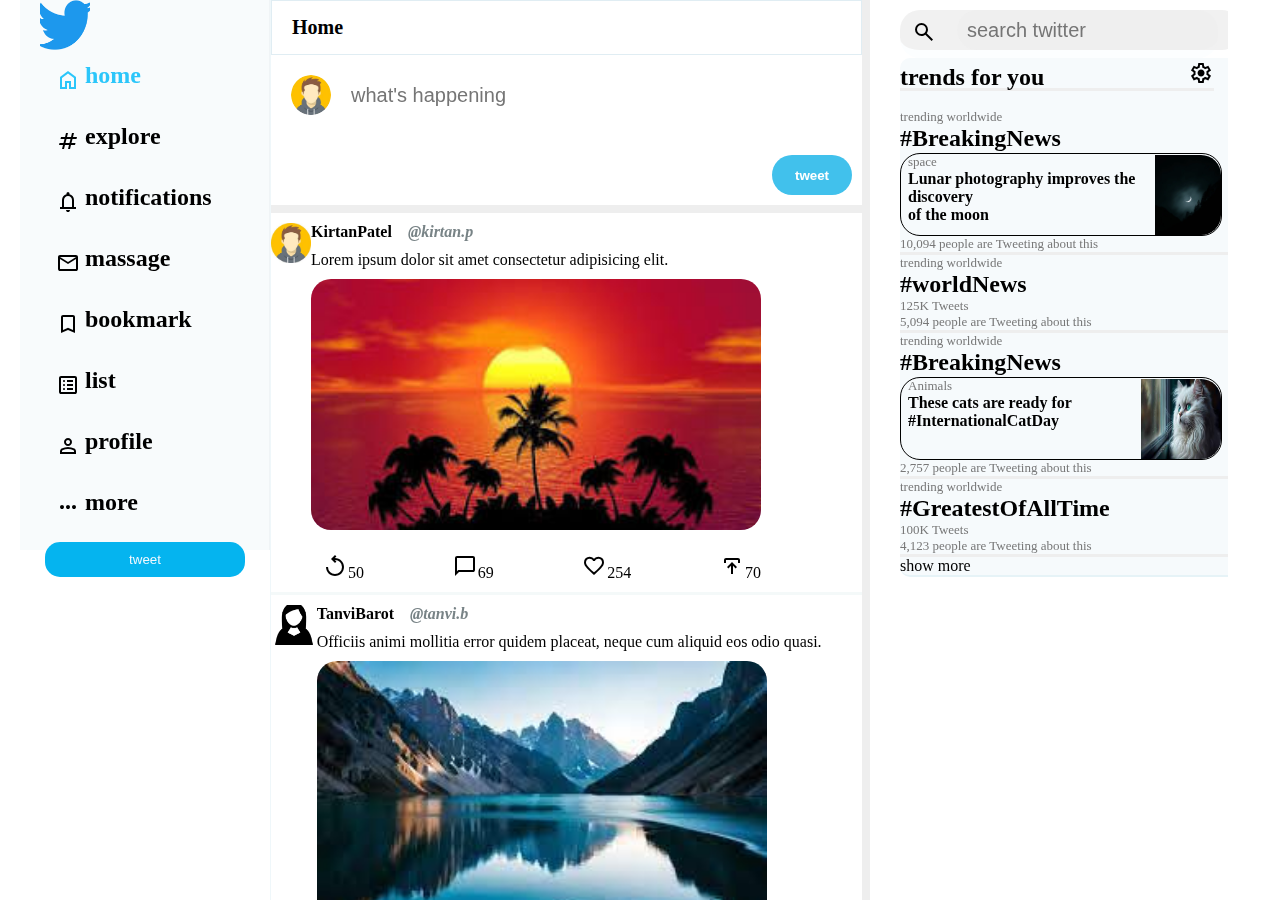
<file: WebDevelopment - Kirtan/Level 1/1.Landing Page/index.html>
<!DOCTYPE html>
<html lang="en">

<head>
    <meta charset="UTF-8">
    <meta name="viewport" content="width=device-width, initial-scale=1.0">
    <title>twitter</title>
    <link rel="stylesheet" href="https://cdnjs.cloudflare.com/ajax/libs/font-awesome/6.5.1/css/all.min.css"
        integrity="sha512-DTOQO9RWCH3ppGqcWaEA1BIZOC6xxalwEsw9c2QQeAIftl+Vegovlnee1c9QX4TctnWMn13TZye+giMm8e2LwA=="
        crossorigin="anonymous" referrerpolicy="no-referrer" />
    <link rel="stylesheet" href="style.css">
    <link href="https://fonts.googleapis.com/css2?family=Material+Symbols+Outlined" rel="stylesheet" />
</head>

<body>
    <div class="parent">
        <!--sidebar starts-->
        <nav>
            <div class="first">
                <img src="twitar.png" alt="" height="20" width="20" class="twitter">
                <div class="abc active">
                    <span class="material-symbols-outlined"> home</span>
                    <h3>home</h3>
                </div>
                <br>
                <div class="abc">
                    <span class="material-symbols-outlined">
                        tag
                    </span>
                    <h3>explore</h3>
                </div>
                <br>
                <div class="abc">
                    <span class="material-symbols-outlined">
                        notifications
                    </span>
                    <h3> notifications</h3>
                </div>
                <br>
                <div class="abc">
                    <span class="material-symbols-outlined">
                        mail
                    </span>
                    <h3>massage</h3>

                </div>
                <br>
                <div class="abc">
                    <span class="material-symbols-outlined">
                        bookmark
                    </span>
                    <h3>bookmark</h3>
                </div>
                <br>
                <div class="abc">
                    <span class="material-symbols-outlined">
                        list_alt
                    </span>
                    <h3>list</h3>
                </div>
                <br>
                <div class="abc">
                    <span class="material-symbols-outlined">
                        person
                    </span>
                    <h3>profile</h3>
                </div>
                <br>
                <div class="abc">
                    <span class="material-symbols-outlined">
                        more_horiz
                    </span>
                    <h3>more</h3>
                </div>
                <br>
                <button type="submit" value="tweet" class="bbb"> tweet</button>

            </div>
        </nav>
        <!--sidebar end-->
        <!--feed starts-->
        <div class="second">
            <div class="hedar">
                <h2>Home</h2>
            </div>
            <!--tweetbox starts-->
            <div class="tweetbox">
                <form>
                    <div class="aaa">
                        <img src="avtar2.jpg" alt="" class="avtar">

                        <input type="text" name="" id="" placeholder="what's happening">
                    </div>
                    <button class="tweetbox_tweetbutton">tweet</button>
                </form>
            </div>
            <!--tweetbox end-->
            <!--post 1 starts-->
            <div class="post">
                <div class="post_avatar">
                    <img src="avtar2.jpg" alt="">
                </div>
                <div class="post_body">
                    <div class="post_hedar">
                        <div class="post_hedar_text">
                            <h4>KirtanPatel
                                <span class="ggg">
                                    @kirtan.p
                                </span>
                            </h4>

                        </div>
                        <div class="post_hedar_dicp">
                            <p class="pppp">Lorem ipsum dolor sit amet consectetur adipisicing elit. </p>
                        </div>

                    </div>
                    <img src="nature.jpg" alt="" class="nature">
                    <div class="post_footar">
                        <div>
                            <span class="material-symbols-outlined">
                                replay
                            </span>50
                        </div>
                        <div>
                            <span class="material-symbols-outlined">
                                chat_bubble
                            </span>69
                        </div>
                        <div>
                            <span class="material-symbols-outlined">
                                favorite
                            </span>254
                        </div>
                        <div>
                            <span class="material-symbols-outlined">
                                publish
                            </span>70
                        </div>
                    </div>
                </div>
            </div>

            <!--post 1 end-->
            <!--post 2 starts-->
            <div class="post2">
                <div class="post_avatar2">
                    <img src="avtar.png" alt="">
                </div>
                <div class="post_body2">
                    <div class="post_hedar2">
                        <div class="post_hedar_text2">
                            <h4>TanviBarot
                                <span class="ggg">
                                    @tanvi.b
                                </span>
                            </h4>

                        </div>
                        <div class="post_hedar_dicp2">
                            <p class="pppp">Officiis animi mollitia error quidem placeat, neque cum aliquid eos odio
                                quasi.</p>
                        </div>

                    </div>
                    <img src="nature2.jpg" alt="" class="nature2">
                    <div class="post_footar2">
                        <div>
                            <span class="material-symbols-outlined">
                                replay
                            </span>79
                        </div>
                        <div>
                            <span class="material-symbols-outlined">
                                chat_bubble
                            </span>12
                        </div>
                        <div>
                            <span class="material-symbols-outlined">
                                favorite
                            </span>47
                        </div>
                        <div>
                            <span class="material-symbols-outlined">
                                publish
                            </span>67
                        </div>
                    </div>
                </div>
            </div>
        </div>
        <!--post 2 end-->
    </div>
    <!--feed end-->
    <!--massage start-->
    <div class="three">
        <div class="trends">
            <div class="trends_input">
                <span class="material-symbols-outlined">
                    search
                </span>
                <input type="search" name="" id="" placeholder="search twitter" class="gh">

            </div>

            <div class="main">
                <div class="ahs">
                    <div class="trends_trendscontainer">
                        <span class="material-symbols-outlined">
                            settings
                        </span>
                        <p class="class">
                        <h2>trends for you</h2>
                        </p>
                        <br>
                    </div>

                    <div class="ccccc">
                        <p class="ooo">trending worldwide</p>
                        <h2>#BreakingNews</h2>
                        <div class="ugjsxh">

                            <div class="mix">

                                <div class="content">
                                <p class="oo">space</p> 
                                <p class="ooo">
                                <h4 class="uuuu"><b>Lunar photography improves the discovery <br> of the moon</b></h4>
                                </p>
                            </div>
                                
                                <img src="moon.webp" alt="" height="60" width="60" class="moon">

                            </div>
                        </div>
                        <p class="ooo">10,094 people are Tweeting about this</p>
                    </div>
                    <div class="ccccc">
                        <p class="ooo">trending worldwide</p>
                        <h2>#worldNews</h2>
                        <p class="ooo">125K Tweets
                            <br>
                            5,094 people are Tweeting about this
                        </p>
                    </div>
                    <div class="ccccc">
                        <p class="ooo">trending worldwide</p>
                        <h2>#BreakingNews</h2>
                        <div class="ugjsxh">


                            <p class="ooo">
                           
                            <div class="mix">

                                <div class="content">
                                <p class="oo">Animals</p>
                                <h4 class="uuuu"><b>These cats are ready for<b> #InternationalCatDay</b>
                                    </b></h4>
                                </p>
                            </div>
                               
                                <img src="cat.jpg" alt="" height="60" width="60" class="moon">
                            </div>
                        </div>
                        <p class="ooo">2,757 people are Tweeting about this</p>
                    

                    </div>
                    <div class="ccccc">
                        <p class="ooo">trending worldwide</p>
                        <h2>#GreatestOfAllTime</h2>
                        <p class="ooo">100K Tweets
                            <br>
                            4,123 people are Tweeting about this
                        </p>
                    </div>
                    <div>
                        show more
                    </div>
                </div>
            </div>
        </div>


    </div>
    <!--massage end-->

</body>

</html>
</file>
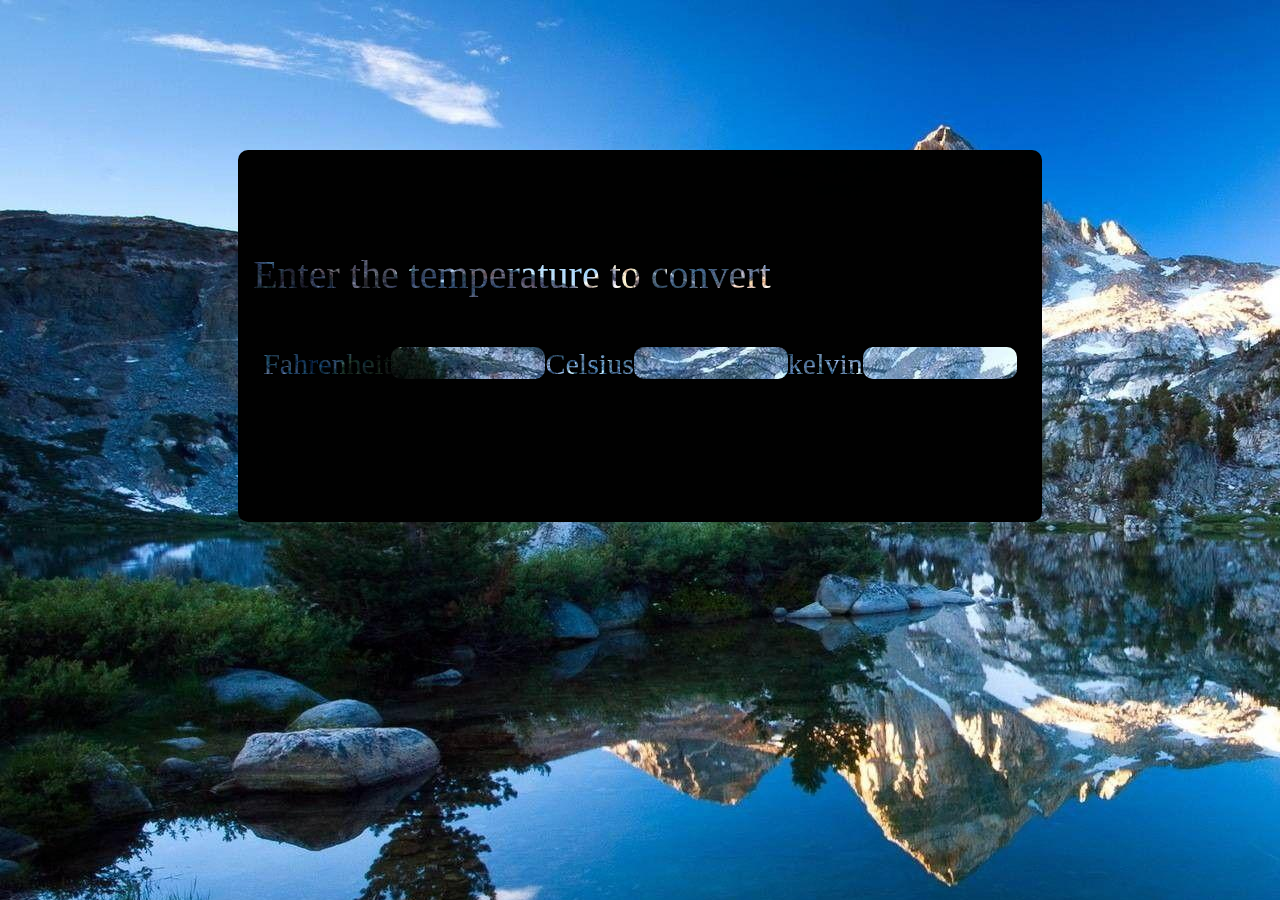
<file: WebDevelopment - Kirtan/Level 1/3.Temp Converter/index.html>
<!DOCTYPE html>
<html lang="en">

<head>
    <meta charset="UTF-8">
    <meta name="viewport" content="width=device-width, initial-scale=1.0">
    <title>Temperature converter</title>
    <link rel="stylesheet" href="style.css">
    <link rel="stylesheet" href="app.js">
</head>

<body>
    <div class="main">
        <form id="calcTemp" onsubmit="calculateTemp(); return false">
            <label for="temp" class="temp1">Enter the temperature to convert</label>
            <br>
            <div class="option">
                <div class="col">
                    <label>Fahrenheit</label>
                      <input type="number" name="temp" id="fahrenheit">
                </div>
                <br><br>
                <div class="col">
                    <label>Celsius</label>
                      <input type="number" name="temp" id="celsius">
                </div>
                <br><br>
                <div class="col">
                    <label>kelvin</label>
                      <input type="number" name="temp" id="kelvin">
                </div>
            </div>
        </form>
 
    </div>

    <script src="app.js"></script>
</body>

</html>
</file>
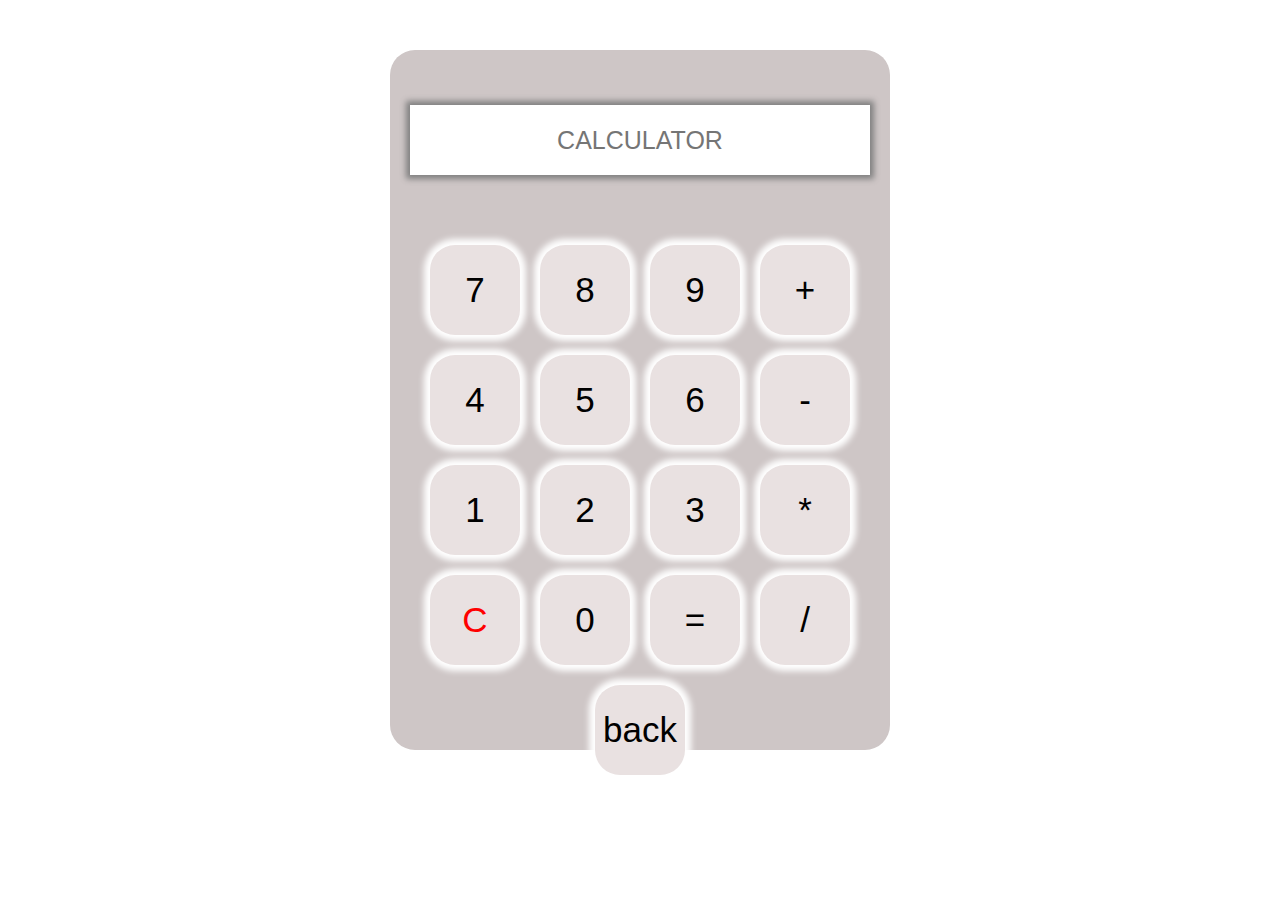
<file: WebDevelopment - Kirtan/Level 2/1.calculator/index.html>
<!DOCTYPE html>
<html lang="en">
<head>
    <meta charset="UTF-8">
    <meta name="viewport" content="width=device-width, initial-scale=1.0">
    <link rel="stylesheet" href="style.css">
    <title>Document</title>
</head>
<body>
    <div class="outer">

        <input type="text" class="inp"  id="inp" readonly placeholder="CALCULATOR" style="text-align: center;"/>

        <div class="butt">
            <div class="line line1">

                <div class="buttons seven" >7</div>
                <div class="buttons eight">8</div>
                <div class="buttons nine">9</div>
                <div class="buttons plus">+</div>

            </div>
            <div class="line line2">

                <div class="buttons four">4</div>
                <div class="buttons five">5</div>
                <div class="buttons six">6</div>
                <div class="buttons minus">-</div>

            
            </div>
            <div class="line line3">

                <div class="buttons one">1</div>
                <div class="buttons two">2</div>
                <div class="buttons three">3</div>
                <div class="buttons xxx" >*</div>

            </div>
            <div class="line line4">
                

                <div class="buttons clear">C</div>
                <div class="buttons zero">0</div>
                <div class="buttons equal">=</div>
                <div class="buttons divide">/</div>
                

            </div>

            <div class="line">
                
                <div class="buttons divide">back</div>
            </div>
        </div>
    </div>
   
</body>
<script src="script.js"></script>
</html>
</file>
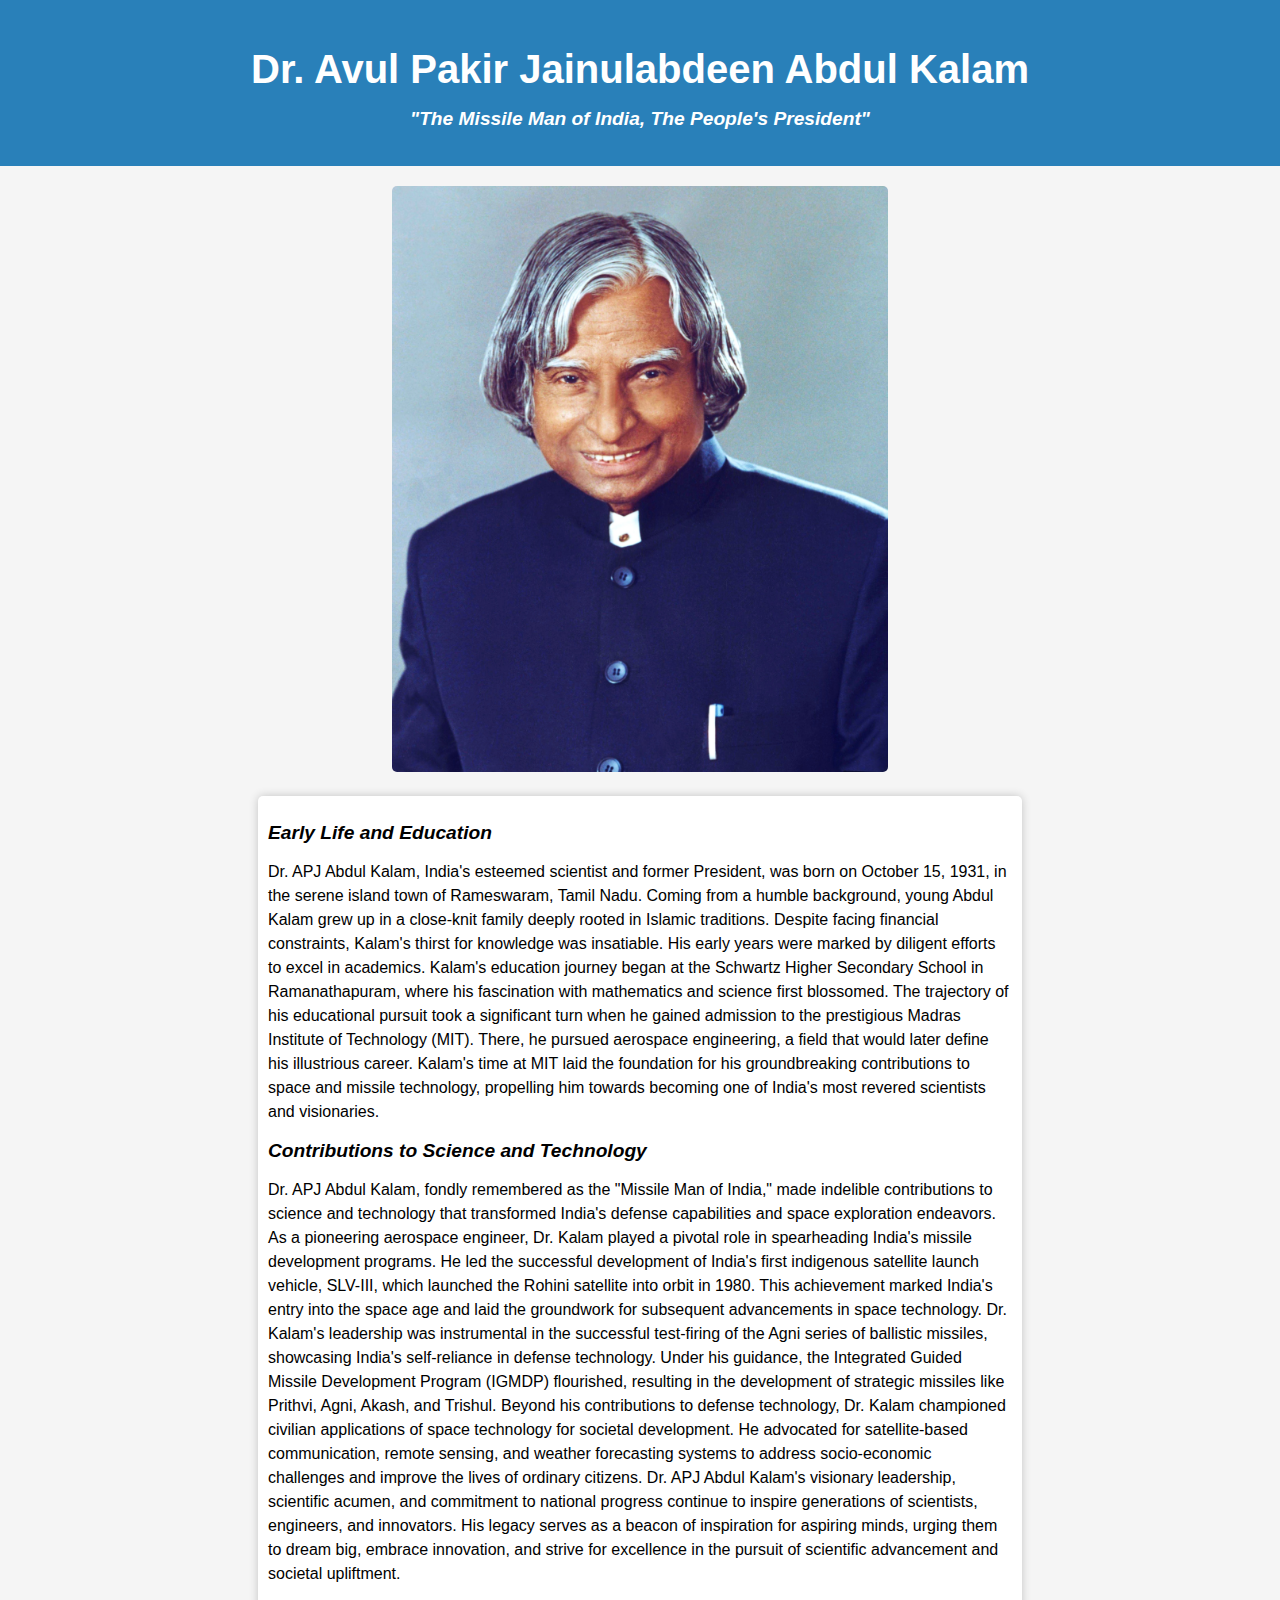
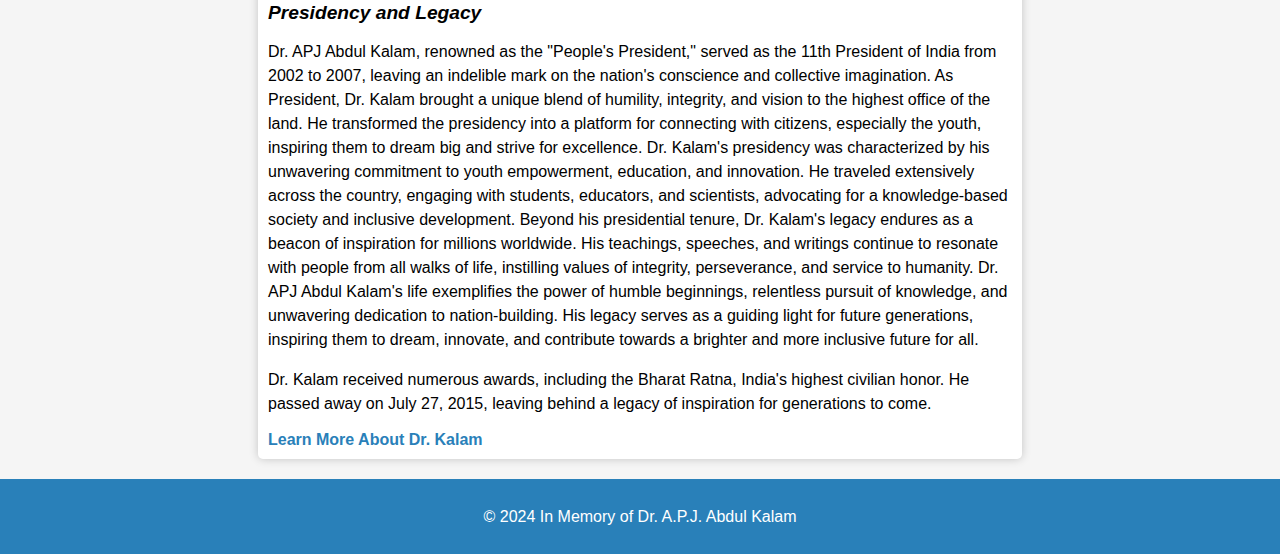
<file: WebDevelopment - Kirtan/Level 2/2.tribute/index.html>
<!DOCTYPE html>
<html lang="en">

<head>
    <meta charset="UTF-8">
    <meta name="viewport" content="width=device-width, initial-scale=1.0">
    <title>The Missile Man of India: Dr. A.P.J. Abdul Kalam</title>
    <link rel="stylesheet" href="style.css">
</head>

<body>
    <header>
        <h1>Dr. Avul Pakir Jainulabdeen Abdul Kalam</h1>
        <h2>"The Missile Man of India, The People's President"</h2>
    </header>
    <main>
        <section class="image-container">
            <img src="A._P._J._Abdul_Kalam.jpg" alt="Portrait of Dr. A.P.J. Abdul Kalam">
        </section>
        <section class="content-container">
            <h2>Early Life and Education</h2>
            <p>Dr. APJ Abdul Kalam, India's esteemed scientist and former President, was born on October 15, 1931, in
                the serene island town of Rameswaram, Tamil Nadu. Coming from a humble background, young Abdul Kalam
                grew up in a close-knit family deeply rooted in Islamic traditions.

                Despite facing financial constraints, Kalam's thirst for knowledge was insatiable. His early years were
                marked by diligent efforts to excel in academics. Kalam's education journey began at the Schwartz Higher
                Secondary School in Ramanathapuram, where his fascination with mathematics and science first blossomed.

                The trajectory of his educational pursuit took a significant turn when he gained admission to the
                prestigious Madras Institute of Technology (MIT). There, he pursued aerospace engineering, a field that
                would later define his illustrious career. Kalam's time at MIT laid the foundation for his
                groundbreaking contributions to space and missile technology, propelling him towards becoming one of
                India's most revered scientists and visionaries.</p>
            <h2>Contributions to Science and Technology</h2>
            <p>Dr. APJ Abdul Kalam, fondly remembered as the "Missile Man of India," made indelible contributions to
                science and technology that transformed India's defense capabilities and space exploration endeavors.

                As a pioneering aerospace engineer, Dr. Kalam played a pivotal role in spearheading India's missile
                development programs. He led the successful development of India's first indigenous satellite launch
                vehicle, SLV-III, which launched the Rohini satellite into orbit in 1980. This achievement marked
                India's entry into the space age and laid the groundwork for subsequent advancements in space
                technology.

                Dr. Kalam's leadership was instrumental in the successful test-firing of the Agni series of ballistic
                missiles, showcasing India's self-reliance in defense technology. Under his guidance, the Integrated
                Guided Missile Development Program (IGMDP) flourished, resulting in the development of strategic
                missiles like Prithvi, Agni, Akash, and Trishul.

                Beyond his contributions to defense technology, Dr. Kalam championed civilian applications of space
                technology for societal development. He advocated for satellite-based communication, remote sensing, and
                weather forecasting systems to address socio-economic challenges and improve the lives of ordinary
                citizens.

                Dr. APJ Abdul Kalam's visionary leadership, scientific acumen, and commitment to national progress
                continue to inspire generations of scientists, engineers, and innovators. His legacy serves as a beacon
                of inspiration for aspiring minds, urging them to dream big, embrace innovation, and strive for
                excellence in the pursuit of scientific advancement and societal upliftment.

            </p>
            <h2>Presidency and Legacy</h2>
            <p>Dr. APJ Abdul Kalam, renowned as the "People's President," served as the 11th President of India from 2002 to 2007, leaving an indelible mark on the nation's conscience and collective imagination.

                As President, Dr. Kalam brought a unique blend of humility, integrity, and vision to the highest office of the land. He transformed the presidency into a platform for connecting with citizens, especially the youth, inspiring them to dream big and strive for excellence.
                
                Dr. Kalam's presidency was characterized by his unwavering commitment to youth empowerment, education, and innovation. He traveled extensively across the country, engaging with students, educators, and scientists, advocating for a knowledge-based society and inclusive development.
                
                Beyond his presidential tenure, Dr. Kalam's legacy endures as a beacon of inspiration for millions worldwide. His teachings, speeches, and writings continue to resonate with people from all walks of life, instilling values of integrity, perseverance, and service to humanity.
                
                Dr. APJ Abdul Kalam's life exemplifies the power of humble beginnings, relentless pursuit of knowledge, and unwavering dedication to nation-building. His legacy serves as a guiding light for future generations, inspiring them to dream, innovate, and contribute towards a brighter and more inclusive future for all.
                
                </p>
            <p>Dr. Kalam received numerous awards, including the Bharat Ratna, India's highest civilian honor. He passed
                away on July 27, 2015, leaving behind a legacy of inspiration for generations to come.</p>
            <a href="https://en.wikipedia.org/wiki/A._P._J._Abdul_Kalam" target="_blank">Learn More About Dr. Kalam</a>
        </section>
    </main>
    <footer>
        <p>&copy; 2024 In Memory of Dr. A.P.J. Abdul Kalam</p>
    </footer>
</body>

</html>
</file>
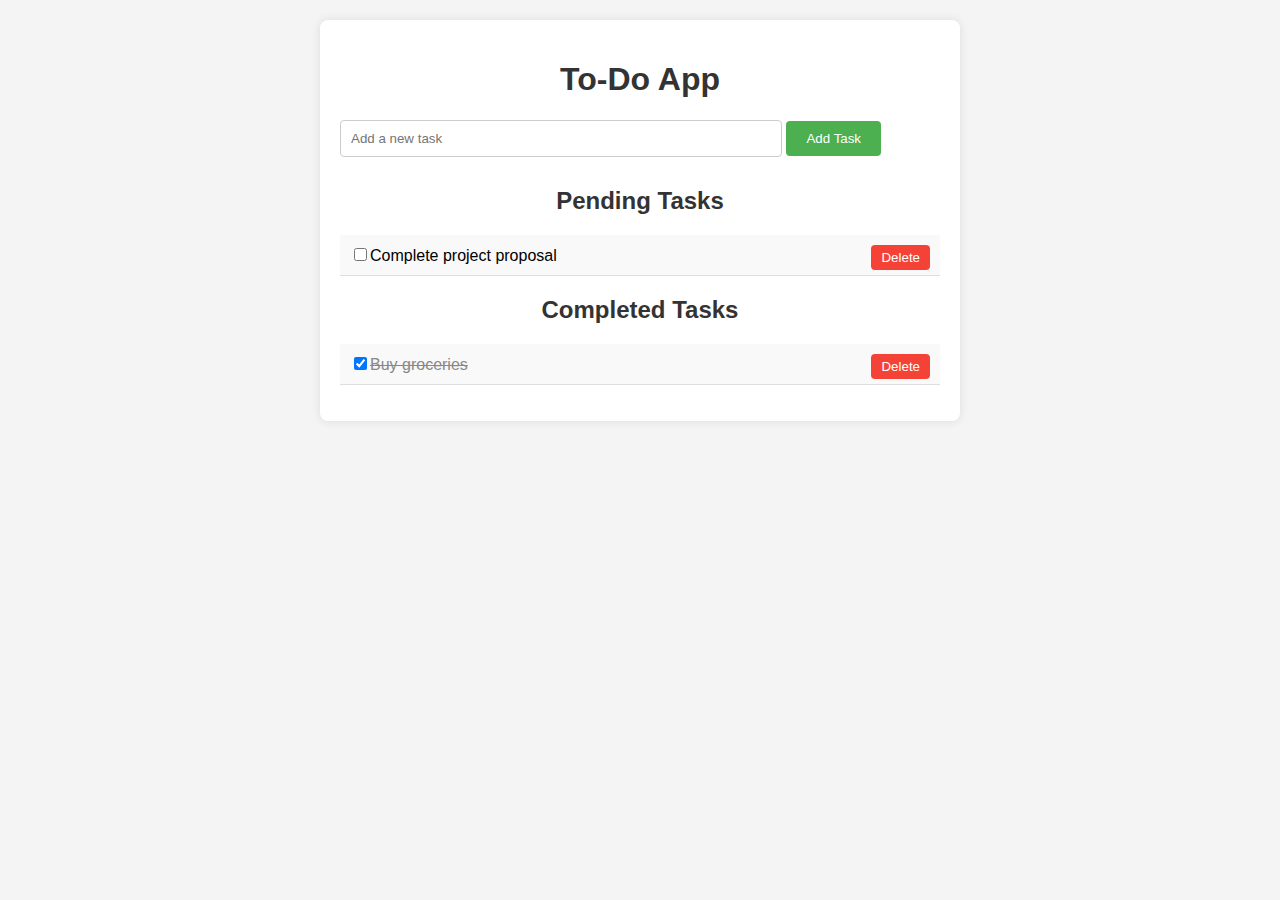
<file: WebDevelopment - Kirtan/Level 2/3.todo/index.html>
<!DOCTYPE html>
<html lang="en">
<head>
<meta charset="UTF-8">
<meta name="viewport" content="width=device-width, initial-scale=1.0">
<title>To-Do App</title>
<link rel="stylesheet" href="style.css">

</head>
<body>
<div class="container">
    <h1>To-Do App</h1>
    <input type="text" id="taskInput" placeholder="Add a new task">
    <button onclick="addTask()">Add Task</button>
    <h2>Pending Tasks</h2>
    <ul id="pendingTasks">
        <!-- Pending tasks will be dynamically added here -->
    </ul>
    <h2>Completed Tasks</h2>
    <ul id="completedTasks">
        <!-- Completed tasks will be dynamically added here -->
    </ul>
</div>
<script src="script.js"></script>

</body>
</html>
</file>
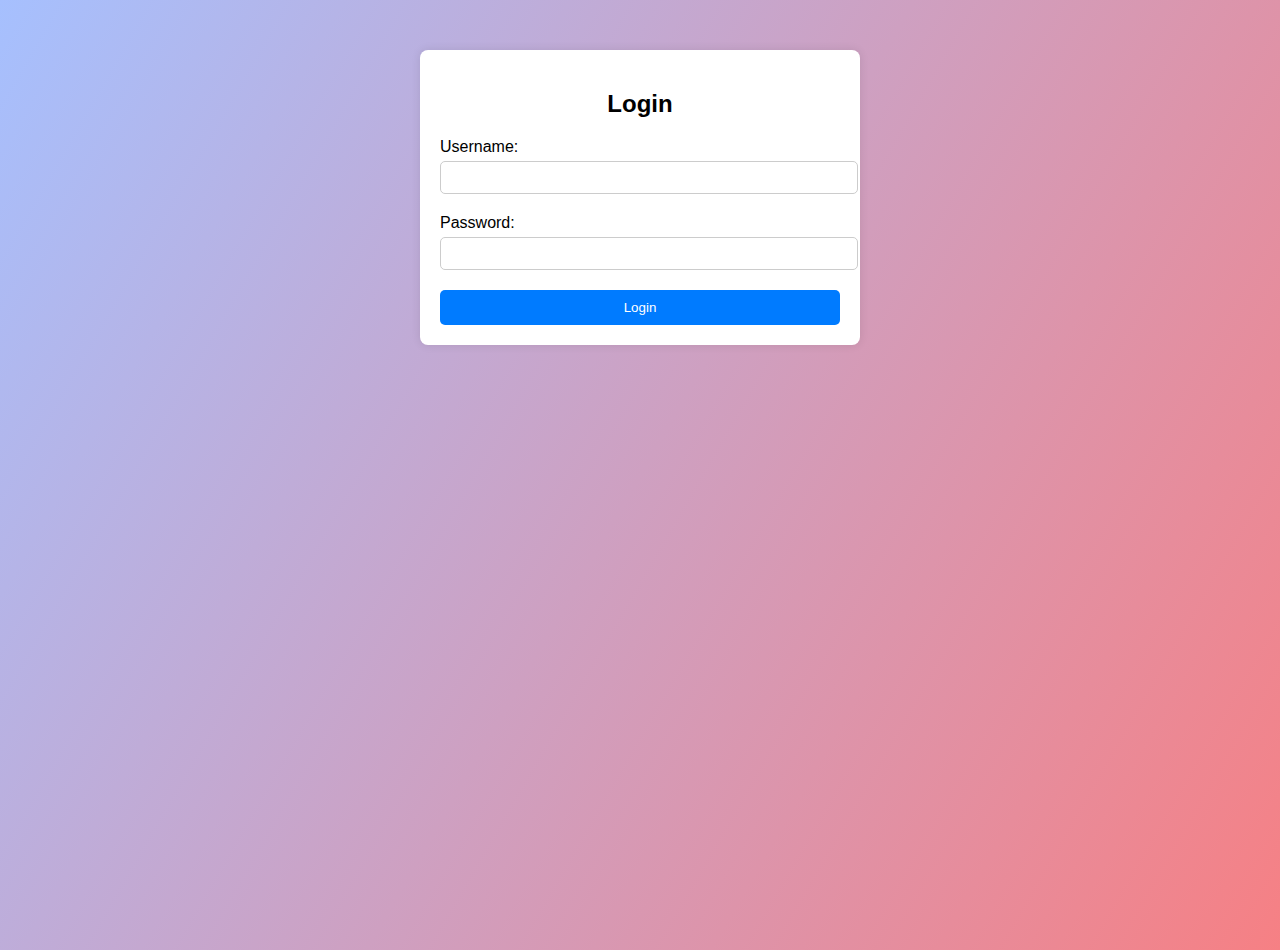
<file: WebDevelopment - Kirtan/Level 2/4.login/index.html>
<!DOCTYPE html>
<html lang="en">
<head>
    <meta charset="UTF-8">
    <meta name="viewport" content="width=device-width, initial-scale=1.0">
    <title>Login Authentication System</title>
    <link rel="stylesheet" href="style.css">
</head>
<body>
    <div class="container">
        <form id="loginForm">
            <h2>Login</h2>
            <div class="input-group">
                <label for="username">Username:</label>
                <input type="text" id="username" required>
            </div>
            <div class="input-group">
                <label for="password">Password:</label>
                <input type="password" id="password" required>
            </div>
            <button type="submit">Login</button>
        </form>
        <div id="securedPage" class="hidden">
            <h2>Secured Page</h2>
            <p>Welcome to the secured page!</p>
        </div>
    </div>

    <script src="script.js"></script>
</body>
</html>
</file>
<file: WebDevelopment - Kirtan/Level 1/1.Landing Page/style.css>
*{
    margin: 0;
    padding: 0;
    box-sizing: border-box;
}
body{
    display: flex;
    height: 100vh;
    max-width: 1300px;
    margin-left:auto;
    margin-right: auto;
    padding: 0 20px;
}
.twitter{

    mix-blend-mode: multiply;
    height: 50px;
    width: 50px;
}
.bbb{
    background-color: rgb(5, 180, 239);
    color: aliceblue;
    border-radius: 15px;
    border: none;
    width: 200px;
    height:35px;
    margin-right: 5px;
    margin-left:5px ;
    
    
}
h3{
font-size:x-large;
    font-weight: bold;
    text-decoration: none;
}
.abc:hover{
   background-color:rgb(230, 244, 249);
   border-radius: 30px;
   color:rgb(65, 205, 252);
   transition: color 100ms ease-out;
}
.parent{
    display: flex;
}
.first{
    display: inline-block;
    background-color: rgb(248, 251, 252);
    list-style: none;
    color: black;
   height: 550px;
   width:250px ;
   border-right: 1px solid rgb(240, 244, 246);
   padding-left: 20px;
   padding-right: 20px;

}
.abc{
    display: flex;
    align-items: center;
    cursor: pointer;
}
.abc.active{
    color:rgb(43, 198, 250);
}
.abc .material-symbols-outlined {
    padding: 5px;
}
/*feed*/
.second{
    color: rgb(93, 202, 239);
    border-right: 8px solid  rgb(238, 238, 238);
    border-left: 1px solid rgb(239, 247, 250);
    min-width:600px;
    overflow-y: scroll;
    -ms-overflow-style: none;
    scrollbar-width: none;
}
.hedar{
    position: sticky;
    top: 0;
    background-color: white;
    z-index: 100;
    border: 1px solid rgb(224, 237, 243);
    padding: 15px 20px;
    color: black;
}
.hedar h2{
    font-size: 20px;
    font-weight: 800;
}
.second::-webkit-scrollbar{
    display: none;
}
/*tweetbox*/
.avtar{
    border-radius: 50%;
    height: 40px;
}
.tweetbox{
padding-bottom: 10px;
border-bottom: 8px solid rgb(238, 238, 238);
padding-right: 10px;
}
form{
    display: flex;
    flex-direction: column;
}
.aaa{
    display: flex;
    padding: 20px;
}
input{
    flex:1;
    margin-left: 20px;
    font-size: 20px;
    border: none;
    outline: none;
}
.tweetbox_tweetbutton{
    background-color:rgb(65, 193, 236);
    border: none;
    color: white;
    font-weight: 800;
    border-radius: 30px;
    width: 80px;
    height: 40px;
    margin-left: auto;
    margin-top: 20px;
}
/*post 1*/
.post_avatar img{
    border-radius: 50;
    height: 40px;

}
.post{
    margin-top: 10px;
    color: black;
    display: flex;
    align-items: flex-start;
    border-bottom: 3px solid rgb(244, 249, 249);
    padding-bottom: 10px;
    padding-right: 10px;
}
.nature{
    width:450px;
    object-fit: contain;
    border-radius: 20px;
    margin-top: 10px;
}
.post_footar{
    display: flex;
    justify-content: space-between;
    margin-top: 10px;
}

/*post 2*/
.post_avatar2 img{
    border-radius: 50;
    height: 40px;

}
.post2{
    margin-top: 10px;
    color: black;
    display: flex;
    align-items: flex-start;
    border-bottom: 1px solid rgb(242, 243, 243);
    padding-bottom: 10px;
}
.nature2{
    width:450px;
    object-fit: contain;
    border-radius: 20px;
    margin-top: 10px;
}
.post_footar2{
    display: flex;
    justify-content: space-between;
    margin-top: 10px;
}
.ggg{
    color: rgb(120, 131, 134);
    font-size: medium;
    font-style: italic;
}
.pppp{
    margin-top: 10px;
}
.gh{border: 20px;

}
.trends_trendscontainer{
    display: inline-block;
}
.gh{
    border-radius: 20px;
    height: 40px;
    width: 350px;
    background-color: rgba(239, 239, 239, 0.877);
    padding: 10px;
    
}
.trends_input{
    display: flex;
    border: 0.9px;
    background-color: rgba(239, 239, 239, 0.877);
    border-radius: 20px;
    border-bottom: 8px solid rgb(252, 254, 255);
}
span{
    margin-top: 9px;
    margin-left: 11px;
    padding: 1px;
}

.trends_trendscontainer {
    display: inline;
    border-bottom: 3px solid rgb(238, 238, 238);
}

.trends_trendscontainer span{
    margin-left: 288px;
    margin-top: 2px;
}
.main{
    background-color: rgb(246, 250, 252);
    border-radius: 10px;
    width: 340px;
    border: 10px;
    display: inline-block;
    border-bottom: 2px solid rgb(230, 243, 247);
    
}
.three{
    overflow-y: scroll;
    -ms-overflow-style: none;
    scrollbar-width: none;
    overflow-x: hidden;
}
.three::-webkit-scrollbar{
        display: none;
    }

.class{
    margin-top: -25px;
}
.moon{
    margin-top: 1px;
    /* margin-left: 270px; */
    border-top-right-radius: 20px;
    border-bottom-right-radius: 20px;
    display: flex;
    height: 5rem;
    width: 5rem;

}
.ugjsxh{
    border: 1px solid black;
     border-radius: 20px;
    display: inline-block;
    
}
.bvn{
    margin-top: 0px;
    margin-left: 100px;
}
.ydt{
    border-bottom: 1px solid black;
}
.ooo{
    color: rgba(109, 109, 109, 0.927);
    font-size: small;
    
}
.ccccc{
    border-bottom: 3px solid rgb(238, 238, 238);
}
.three{
    margin-left: 20px;
    margin-right: 20px;
    padding: 10px;
    width: 338px;
}
.uuuu{
    margin-top: 0px;
    margin-right: 5px;
    margin-left: 7px;
}
.oo{
    color: rgba(109, 109, 109, 0.927);
    font-size: small;
    margin-left: 7px;
}
.mix{
    display: flex;
    /* flex-direction: column; */
    width: 20rem;
}
</file>
<file: WebDevelopment - Kirtan/Level 1/3.Temp Converter/style.css>
body{
    background-image: url(24260.jpg);
    color: white;
}
.main{
    margin-top: 150px;
    margin-left: 230px;
    margin-right: 230px;
    background-color: rgb(1, 1, 1);
    mix-blend-mode: multiply;
    display: flex;
    justify-content: center;
    align-items: center;
    padding: 8%;
    border-radius: 10px;
   
}
.main:hover{
    background-color: rgb(55, 53, 53);
}
.col{
    display: flex;
    text-align: center;
}
.col input{
    width: 150px;
    height: 30px;
    border: white;
    border-radius: 10px;
    text-align: center;
    font-size: x-large;
    font-weight: bold;
    
}
.col input:hover{
    background-color: rgb(215, 245, 246);
}
.col label{
    font-size: 30px;
    margin-bottom: 30px;
    
}
.temp1{
    font-size: 40px;
}
.option{
margin-top: 5%;
padding: 10px;
display: flex;

    
}
</file>
<file: WebDevelopment - Kirtan/Level 2/1.calculator/style.css>
*{
    margin:0;
    padding: 0;
    box-sizing: border-box;
}

.outer{
    height:700px;
    width: 500px;
    border-radius: 25px;
    background-color:rgb(206, 198, 198);
    position: relative;

    margin: 50px auto;
    padding: 20px;
    display: flex;
    flex-direction: column;
    justify-content: space-around;
}
.inp{
    height: 70px;
    width: 100%;
    border: none;
    
    box-shadow: 0px 0px 6px 4px grey;
    font-size: 25px;
    text-align: end;
}
.butt{
    height: 450px;
    width: 100%;
    display: flex;
    flex-direction: column;
    justify-content: space-evenly;
    gap: 20px;
}
.butt > .line{
    height:100px ;
    width: 100%;
    display: flex;
    justify-content: space-evenly;
    align-items: center;
}
.buttons{
    height: 90px;
    width:90px ;
    background-color: rgb(233, 225, 225);
    border-radius: 25px;
    box-shadow: 0px 0px 6px 6px white;

    font-size: 35px;
    font-family: sans-serif;
    display: flex;
    justify-content: center;
    align-items: center;
    
}
.line > .clear{
    color: red;
}
</file>
<file: WebDevelopment - Kirtan/Level 2/2.tribute/style.css>
body {
    font-family: Arial, sans-serif;
    margin: 0;
    padding: 0;
    background-color: #f5f5f5;

    
    
}

header {
    background-color: #2980b9;
    color: #fff;
    padding: 20px;
    text-align: center;
}

h1 {
    font-size: 2.5em;
    margin-bottom: 10px;
}

h2 {
    font-size: 1.2em;
    font-style: italic;
}

main {
    display: flex;
    flex-wrap: wrap;
    padding: 20px;
    justify-content: center;
    
}

.image-container {
    flex-basis: 40%;
    text-align: center;
    margin-bottom: 20px;
}

img {
    width: 100%;
    border-radius: 5px;
    
}

.content-container {
    flex-basis: 60%;
    padding: 10px;
    background-color: #fff;
    border-radius: 5px;
    box-shadow: 0 0 10px rgba(0, 0, 0, 0.2);
}

p {
    margin-bottom: 15px;
    line-height: 1.5;
}

a {
    color: #2980b9;
    text-decoration: none;
    font-weight: bold;
}

a:hover {
    text-decoration: underline;
}

footer {
    background-color: #2980b9;
    color: #fff;
    padding: 10px;
    text-align: center;
}
</file>
<file: WebDevelopment - Kirtan/Level 2/3.todo/style.css>
body {
    font-family: Arial, sans-serif;
    background-color: #f4f4f4;
    margin: 0;
    padding: 0;
}

.container {
    max-width: 600px;
    margin: 20px auto;
    background-color: #fff;
    border-radius: 8px;
    box-shadow: 0 0 10px rgba(0, 0, 0, 0.1);
    padding: 20px;
}

h1,
h2 {
    color: #333;
    text-align: center;
}

input[type="text"] {
    width: 70%;
    padding: 10px;
    margin-bottom: 10px;
    border: 1px solid #ccc;
    border-radius: 4px;
}

button {
    padding: 10px 20px;
    cursor: pointer;
    background-color: #4caf50;
    color: #fff;
    border: none;
    border-radius: 4px;
}

button:hover {
    background-color: #45a049;
}

ul {
    list-style-type: none;
    padding: 0;
}

li {
    background-color: #f9f9f9;
    padding: 10px;
    border-bottom: 1px solid #ddd;
}

.completed {
    text-decoration: line-through;
    color: #888;
}

.delete-btn {
    background-color: #f44336;
    color: white;
    border: none;
    padding: 5px 10px;
    border-radius: 4px;
    float: right;
    cursor: pointer;
}

.delete-btn:hover {
    background-color: #dd3333;
}
</file>
<file: WebDevelopment - Kirtan/Level 2/4.login/style.css>
body {
    font-family: Arial, sans-serif;
    background-image: linear-gradient(120deg, #a6c0fe 0%, #f68084 100%);
    background-repeat: no-repeat;
    height: 100vh;
    width:100vw;
    margin: 0;
    padding: 0;
    box-sizing: border-box;
    margin: 0 auto;
    max-width: 1920px;
}

.container {
    max-width: 400px;
    margin: 50px auto;
    padding: 20px;
    background-color: #fff;
    border-radius: 8px;
    box-shadow: 0 0 10px rgba(0, 0, 0, 0.1);
}

h2 {
    text-align: center;
}

.input-group {
    margin-bottom: 20px;
}

.input-group label {
    display: block;
    margin-bottom: 5px;
}

.input-group input {
    width: 100%;
    padding: 8px;
    border-radius: 5px;
    border: 1px solid #ccc;
}

button {
    width: 100%;
    padding: 10px;
    border: none;
    background-color: #007bff;
    color: #fff;
    border-radius: 5px;
    cursor: pointer;
}

button:hover {
    background-color: #0056b3;
}

.hidden {
    display: none;
}
</file>
